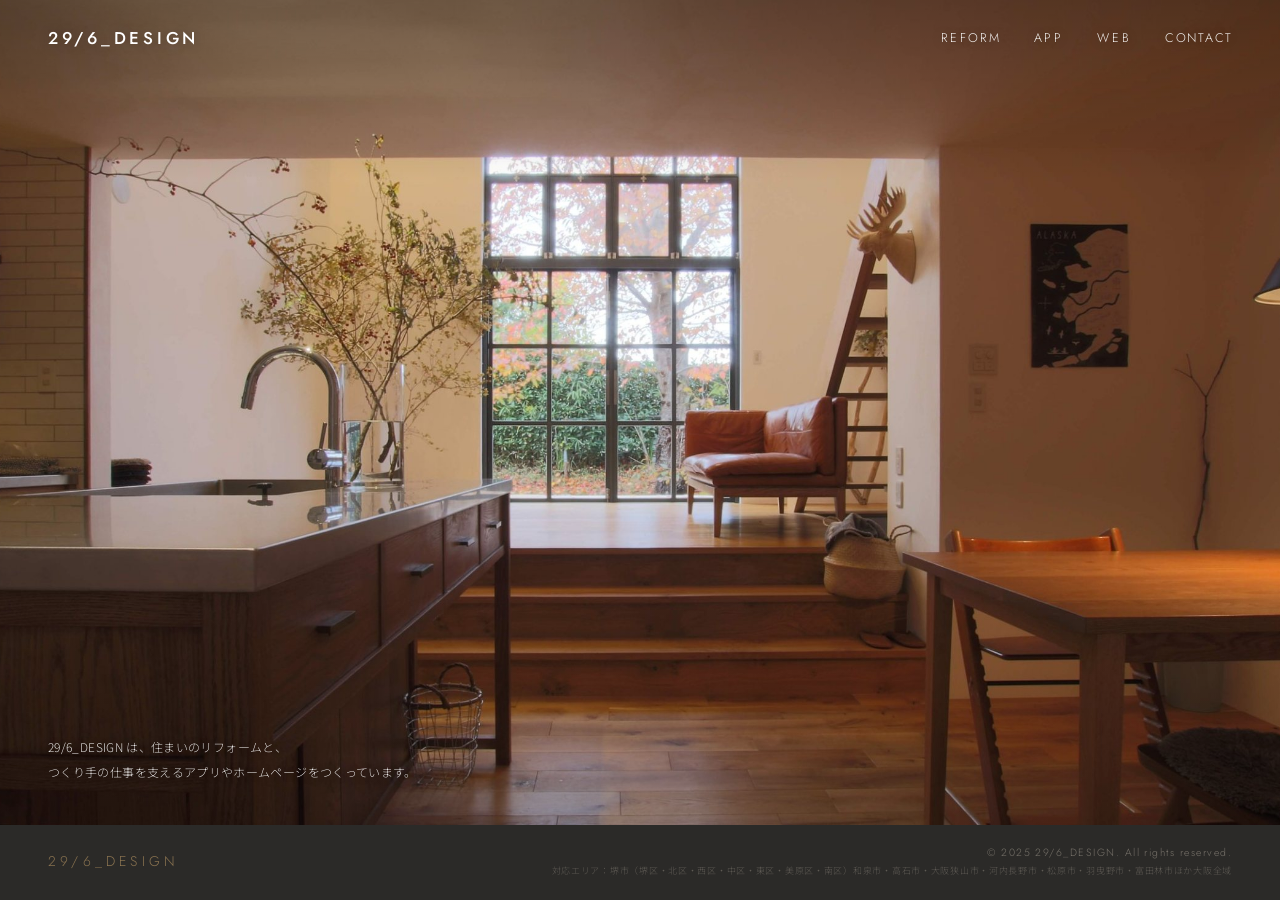
<file: index.html>
<!DOCTYPE html>
<html lang="ja">
<head>
<!-- Google tag (gtag.js) -->
<script async src="https://www.googletagmanager.com/gtag/js?id=G-5V5TP67MFL"></script>
<script>
  window.dataLayer = window.dataLayer || [];
  function gtag(){dataLayer.push(arguments);}
  gtag('js', new Date());
  gtag('config', 'G-5V5TP67MFL');
</script>
<meta charset="utf-8">
<meta name="viewport" content="width=device-width, initial-scale=1">
<title>29/6_DESIGN</title>
<meta name="description" content="堺市を中心に、住まいや店舗のリフォーム工事と、建設現場の書類をスマホで作れるアプリ、職人さんのホームページ制作をしています。">
<link rel="icon" href="favicon.ico" sizes="any">
<link rel="icon" type="image/png" href="img/favicon-32.png" sizes="32x32">
<link rel="preconnect" href="https://fonts.googleapis.com">
<link rel="preconnect" href="https://fonts.gstatic.com" crossorigin>
<link href="https://fonts.googleapis.com/css2?family=Jost:wght@300;400;500&family=Noto+Sans+JP:wght@200;300;400;500&family=Zen+Old+Mincho:wght@500&display=swap" rel="stylesheet">
<style>
:root{
  /* 写真の白壁と床のオーク色。余白を大きく取り、文字は小さく静かに置く */
  --wall:#f5f2ec;
  --ink:#24201b;
  --mute:#857c70;
  --line:#ddd6ca;
  --oak:#9a6a3c;
  --latin:'Jost','Helvetica Neue',sans-serif;
  --jp:'Noto Sans JP','Hiragino Sans',sans-serif;
  --mincho:'Zen Old Mincho','Hiragino Mincho ProN',serif;
  color-scheme:light;
}
*{box-sizing:border-box}
html,body{margin:0;height:100%}
body{display:flex;flex-direction:column;min-height:100%;background:#2b2a28;color:var(--ink);font-family:var(--jp);font-weight:300;-webkit-text-size-adjust:100%}
a{color:inherit;text-decoration:none}
a:focus-visible{outline:1px solid var(--oak);outline-offset:4px}

header{position:absolute;top:0;left:0;right:0;z-index:3;display:flex;justify-content:space-between;align-items:center;padding:26px clamp(18px,4vw,48px)}
.logo img{display:block;height:54px;width:auto;filter:drop-shadow(0 1px 8px rgba(0,0,0,.35))}
@media (max-width:560px){.logo img{height:40px}}
.logo{display:flex;align-items:center;gap:12px;font-family:var(--latin);font-weight:500;font-size:17px;letter-spacing:.22em;color:#fff;text-shadow:0 1px 12px rgba(0,0,0,.25)}
nav{display:flex;gap:clamp(16px,2.6vw,34px);font-family:var(--latin);font-weight:300;font-size:12.5px;letter-spacing:.22em;color:#fff;text-shadow:0 1px 12px rgba(0,0,0,.25)}
nav a{display:inline-block;opacity:.92;transform-origin:50% 60%;text-shadow:0 1px 12px rgba(0,0,0,.25);transition:transform .35s cubic-bezier(.2,.7,.2,1),text-shadow .35s ease,opacity .35s ease}

@media (prefers-reduced-motion:reduce){nav a{transition:none}nav a:hover,nav a:focus-visible{transform:none}}
nav a.ct{letter-spacing:.14em;margin-right:-.08em;position:relative}

.tx{display:inline-block;transition:opacity .3s ease,transform .35s ease}

.lm{position:absolute;left:50%;top:50%;color:#06C755;opacity:0;transform:translate(-50%,-30%) scale(.8);transition:opacity .35s ease .05s,transform .45s cubic-bezier(.2,.8,.2,1.2) .05s;filter:drop-shadow(0 6px 6px rgba(0,0,0,.5)) drop-shadow(0 10px 16px rgba(0,0,0,.3));pointer-events:none}
.lm svg{display:block}

@media (hover:hover){nav a:hover,nav a:focus-visible{opacity:1;transform:translateY(-4px) scale(1.12);text-shadow:0 7px 6px rgba(0,0,0,.85),0 10px 18px rgba(0,0,0,.6)}nav a.ct:hover,nav a.ct:focus-visible{transform:none;text-shadow:0 1px 12px rgba(0,0,0,.25)}nav a.ct:hover .tx,nav a.ct:focus-visible .tx{opacity:0;transform:translateY(-6px)}nav a.ct:hover .lm,nav a.ct:focus-visible .lm{opacity:1;transform:translate(-50%,-50%) scale(1);animation:lmfloat 2.4s ease-in-out .5s infinite}}
@keyframes lmfloat{0%,100%{transform:translate(-50%,-50%)}50%{transform:translate(-50%,calc(-50% - 4px))}}
@media (prefers-reduced-motion:reduce){.lm,.tx{transition:opacity .2s}nav a.ct:hover .lm{animation:none;transform:translate(-50%,-50%)}nav a.ct:hover .tx{transform:none}}
nav a.rf{letter-spacing:.17em;margin-right:-.05em}

@media (max-width:560px){header{flex-wrap:wrap;row-gap:4px}nav{width:100%;justify-content:space-between;gap:0;font-size:11.5px}nav a{padding:12px 0}}

.hero{position:relative;flex:1 0 auto;min-height:420px;overflow:hidden;background:#3a3028}
.hero .lead{position:absolute;left:clamp(18px,4vw,48px);bottom:clamp(22px,4vw,40px);z-index:2;margin:0;color:#fff;font-size:12px;font-weight:200;line-height:2.1;letter-spacing:.03em;text-shadow:0 1px 10px rgba(0,0,0,.45)}
@media (max-width:560px){.hero .lead{font-size:10.5px;right:18px}}
@media (max-width:760px) and (orientation:portrait){.hero .lead{bottom:14px}}
.hero img{position:absolute;inset:0;width:100%;height:100%;object-fit:cover;object-position:50% 55%}
@media (max-width:760px) and (max-aspect-ratio:14/25){.hero img{object-position:50% 8%}}
.hero::after{content:"";position:absolute;inset:0;background:linear-gradient(180deg,rgba(0,0,0,.28) 0%,rgba(0,0,0,0) 22%,rgba(0,0,0,0) 70%,rgba(0,0,0,.18) 100%)}
.hero .scroll{position:absolute;left:clamp(18px,4vw,48px);bottom:22px;z-index:2;font-family:var(--latin);font-size:11px;letter-spacing:.24em;color:rgba(255,255,255,.85)}


.svc{max-width:1080px;margin:0 auto;padding:0 clamp(18px,4vw,48px) clamp(80px,10vw,130px);display:grid;grid-template-columns:repeat(3,1fr);border-top:1px solid var(--line)}
.svc a{display:block;padding:34px 28px 36px 0;border-right:1px solid var(--line);margin-right:28px;transition:color .2s}
.svc a:last-child{border-right:0;margin-right:0}
.svc .n{font-family:var(--latin);font-size:11px;letter-spacing:.24em;color:var(--mute)}
.svc .en{display:block;font-family:var(--latin);font-weight:400;font-size:26px;letter-spacing:.08em;margin:18px 0 8px}
.svc .jp{display:block;font-size:13.5px;line-height:2;color:var(--mute);letter-spacing:.05em}
.svc .ar{display:inline-block;margin-top:18px;font-family:var(--latin);font-size:11px;letter-spacing:.2em;border-bottom:1px solid var(--ink);padding-bottom:3px}
.svc a:hover .en{color:var(--oak)}
.svc a:hover .ar{color:var(--oak);border-color:var(--oak)}
@media (max-width:760px){.svc{grid-template-columns:1fr}.svc a{border-right:0;margin-right:0;border-bottom:1px solid var(--line);padding:28px 0}}
@media (prefers-reduced-motion:reduce){.svc a{transition:none}}

footer{background:#2b2a28;color:#77726a;padding:20px clamp(18px,4vw,48px) 22px;display:flex;justify-content:space-between;align-items:center;flex-wrap:wrap;gap:20px}
.flogo img{height:32px;width:auto;opacity:.85}
.flogo{display:flex;align-items:center;gap:10px;font-family:var(--latin);font-weight:300;font-size:14px;letter-spacing:.3em;color:#8a7350}
.fr{text-align:right;display:grid;gap:4px}
.fr span{font-family:var(--latin);font-size:10.5px;letter-spacing:.14em}
.fr small{font-size:9px;letter-spacing:.08em;color:#5e5a54;line-height:1.6}
@media (max-width:560px){
  footer{padding:6px 18px 8px;gap:0;border-top:1px solid #34332f}
  .flogo{display:none}
  .fr{text-align:left;gap:1px}
  .fr span{font-size:6.5px;letter-spacing:.12em}
  .fr small{font-size:6px;letter-spacing:.03em;line-height:1.45;color:#55514b}
}
</style>
</head>
<body>
<header>
  <a class="logo" href="index.html">29/6_DESIGN</a>
  <nav aria-label="メニュー">
    <a class="rf" href="reform.html">REFORM</a>
    <a href="app.html">APP</a>
    <a href="web.html">WEB</a>
    <a class="ct" href="contact.html"><span class="tx">CONTACT</span><span class="lm" aria-hidden="true"><svg viewBox="0 0 48 44" width="34" height="31"><path d="M24 3C12.4 3 3 10.6 3 20c0 8.4 7.5 15.4 17.6 16.8.7.2 1.6.5 1.8 1.1.2.5.1 1.3.1 1.8l-.3 1.8c-.1.5-.4 2 1.8 1.1 2.2-.9 11.8-7 16.1-11.9C43.3 27.4 45 23.9 45 20 45 10.6 35.6 3 24 3z" fill="#06C755"/><text x="24" y="24.5" text-anchor="middle" font-family="Jost,Helvetica,Arial,sans-serif" font-size="11" font-weight="600" letter-spacing=".5" fill="#fff">LINE</text></svg></span></a>
  </nav>
</header>

<div class="hero">
  <picture>
    <source media="(max-width:760px) and (max-aspect-ratio:14/25)" srcset="img/hero-tall.jpg">
    <img src="img/hero.jpg" srcset="img/hero-s.jpg 1200w, img/hero.jpg 2400w" sizes="100vw" alt="大きな格子窓から紅葉の庭が見える、オークの床と白い塗り壁のリビングダイニング">
  </picture>
  <p class="lead">29/6_DESIGN は、住まいのリフォームと、<br>つくり手の仕事を支えるアプリやホームページをつくっています。</p>
</div>
<footer>
  <span class="flogo">29/6_DESIGN</span>
  <div class="fr">
    <span>© 2025 29/6_DESIGN. All rights reserved.</span>
    <small>対応エリア：堺市（堺区・北区・西区・中区・東区・美原区・南区）和泉市・高石市・大阪狭山市・河内長野市・松原市・羽曳野市・富田林市ほか大阪全域</small>
  </div>
</footer>
<script>
/* スマホなど縦長の画面では、窓（写真の左から39.5%〜）を最優先で全部入れ、そのうえで鹿の飾り（〜69.3%）が入る位置に写真を寄せる */
(function(){
  var img=document.querySelector('.hero img'),RIGHT=0.693,PAD=0.008,WINL=0.395,AR=2528/1408;
  function fit(){
    var w=img.clientWidth,h=img.clientHeight;if(!w||!h)return;
    if(/hero-tall/.test(img.currentSrc||'')){img.style.objectPosition='';return;}
    if(w/h>=AR){img.style.objectPosition='';return;}
    var vis=(w/h)/AR,x0=Math.max(0.5*(1-vis),RIGHT+PAD-vis);x0=Math.min(x0,WINL-PAD,1-vis);
    img.style.objectPosition=(x0/(1-vis)*100).toFixed(2)+'% 55%';
  }
  fit();window.addEventListener('resize',fit);img.addEventListener('load',fit);
})();
</script>
</body>
</html>
</file>
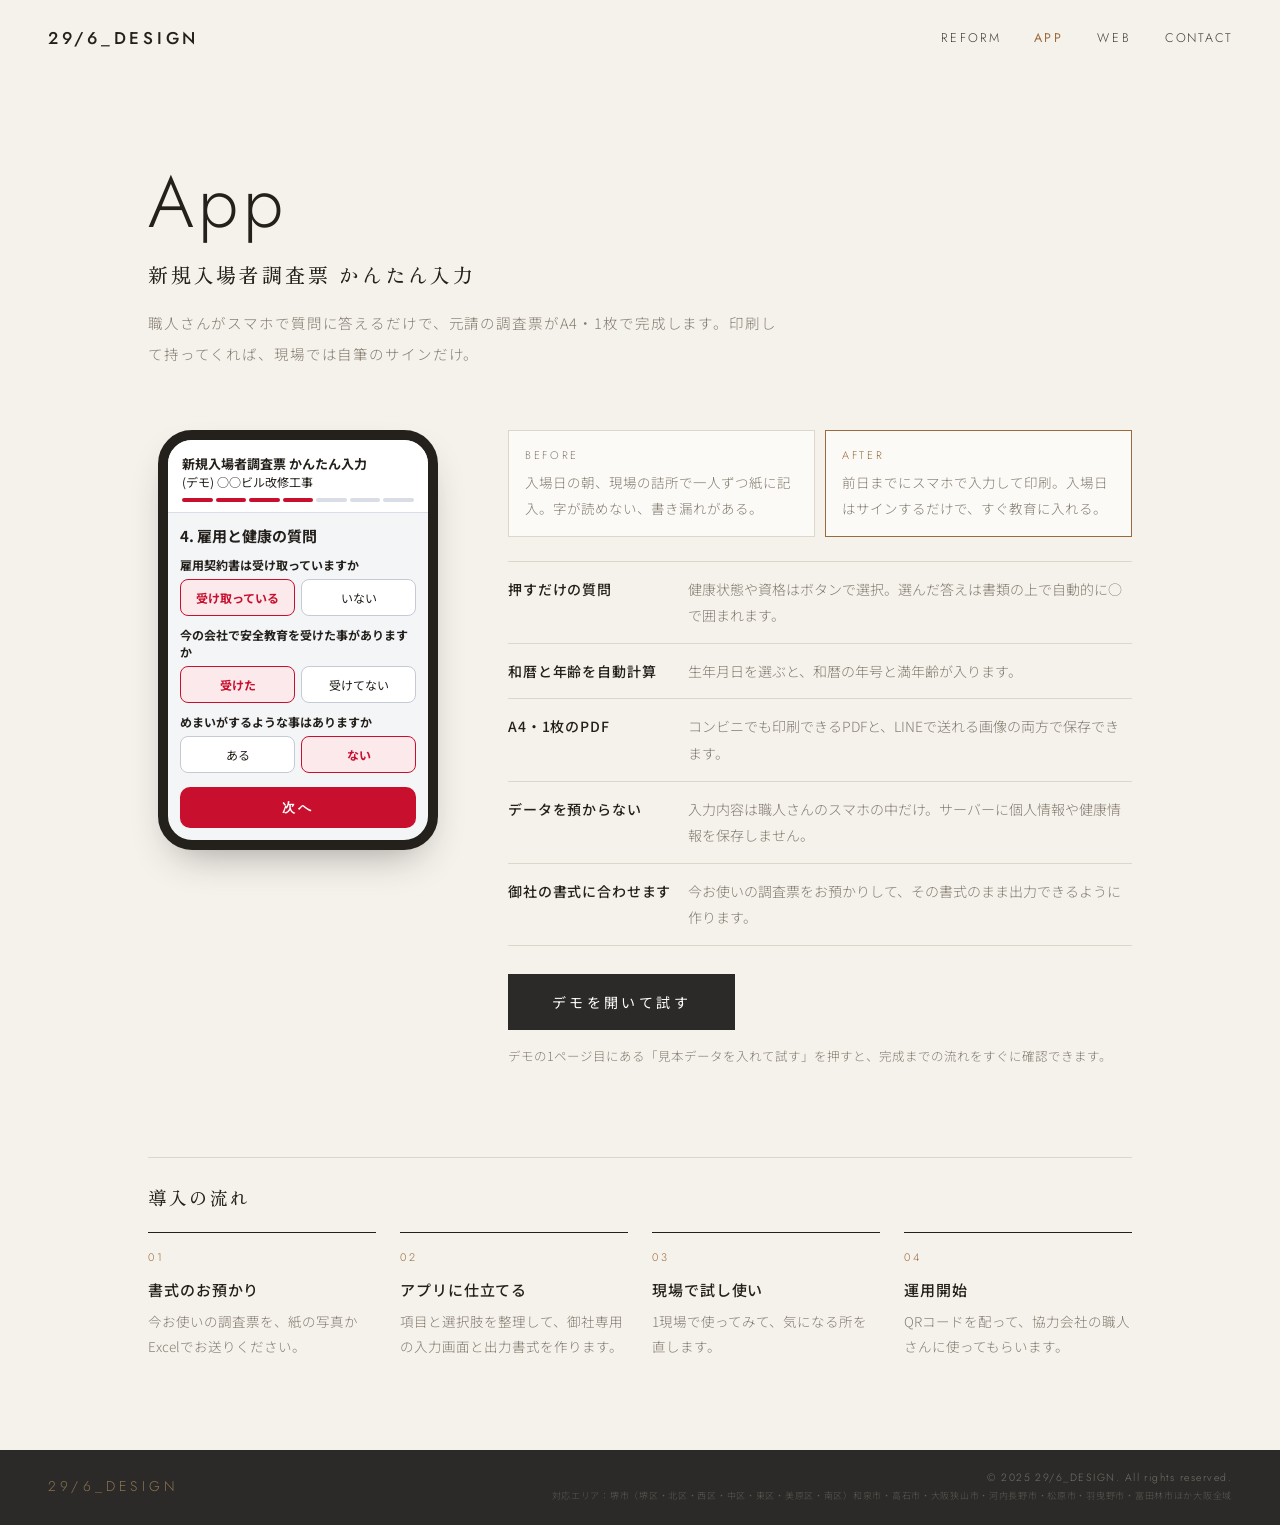
<file: app.html>
<!DOCTYPE html>
<html lang="ja">
<head>
<!-- Google tag (gtag.js) -->
<script async src="https://www.googletagmanager.com/gtag/js?id=G-5V5TP67MFL"></script>
<script>
  window.dataLayer = window.dataLayer || [];
  function gtag(){dataLayer.push(arguments);}
  gtag('js', new Date());
  gtag('config', 'G-5V5TP67MFL');
</script>
<meta charset="utf-8">
<meta name="viewport" content="width=device-width, initial-scale=1">
<title>29/6_DESIGN アプリ</title>
<meta name="description" content="職人さんがスマホで質問に答えるだけで、元請の新規入場者調査票がA4・1枚で完成するアプリです。御社の書式に合わせて作ります。">
<link rel="icon" href="favicon.ico" sizes="any">
<link rel="icon" type="image/png" href="img/favicon-32.png" sizes="32x32">
<link rel="preconnect" href="https://fonts.googleapis.com">
<link rel="preconnect" href="https://fonts.gstatic.com" crossorigin>
<link href="https://fonts.googleapis.com/css2?family=Jost:wght@300;400;500&family=Noto+Sans+JP:wght@300;400;500&family=Zen+Old+Mincho:wght@500&display=swap" rel="stylesheet">
<link rel="stylesheet" href="css/site.css">
</head>
<body class="sub">
<header>
  <a class="logo" href="index.html">29/6_DESIGN</a>
  <nav aria-label="メニュー">
    <a class="rf" href="reform.html">REFORM</a>
    <a class="on" href="app.html" aria-current="page">APP</a>
    <a href="web.html">WEB</a>
    <a class="ct" href="contact.html"><span class="tx">CONTACT</span><span class="lm" aria-hidden="true"><svg viewBox="0 0 48 44" width="34" height="31"><path d="M24 3C12.4 3 3 10.6 3 20c0 8.4 7.5 15.4 17.6 16.8.7.2 1.6.5 1.8 1.1.2.5.1 1.3.1 1.8l-.3 1.8c-.1.5-.4 2 1.8 1.1 2.2-.9 11.8-7 16.1-11.9C43.3 27.4 45 23.9 45 20 45 10.6 35.6 3 24 3z" fill="#06C755"/><text x="24" y="24.5" text-anchor="middle" font-family="Jost,Helvetica,Arial,sans-serif" font-size="11" font-weight="600" letter-spacing=".5" fill="#fff">LINE</text></svg></span></a>
  </nav>
</header>
<main>
<div class="ph">
  <span class="en">App</span>
  <h1>新規入場者調査票 かんたん入力</h1>
  <p>職人さんがスマホで質問に答えるだけで、<br class="sp">元請の調査票がA4・1枚で完成します。<br class="sp">印刷して持ってくれば、現場では自筆のサインだけ。</p>
</div>
<section class="blk">
  <div class="appw">
    <div class="phone" aria-hidden="true">
      <div class="pt"><b>新規入場者調査票 かんたん入力</b>(デモ) ○○ビル改修工事<div class="bar"><i class="on"></i><i class="on"></i><i class="on"></i><i class="on"></i><i></i><i></i><i></i></div></div>
      <div class="pb">
        <div class="ps">4. 雇用と健康の質問</div>
        <div class="q">雇用契約書は受け取っていますか</div>
        <div class="ch"><span class="sel">受け取っている</span><span>いない</span></div>
        <div class="q">今の会社で安全教育を受けた事がありますか</div>
        <div class="ch"><span class="sel">受けた</span><span>受けてない</span></div>
        <div class="q">めまいがするような事はありますか</div>
        <div class="ch"><span>ある</span><span class="sel">ない</span></div>
        <div class="go">次へ</div>
      </div>
    </div>
    <div>
      <div class="ba">
        <div><span>Before</span>入場日の朝、現場の詰所で一人ずつ紙に記入。字が読めない、書き漏れがある。</div>
        <div class="af"><span>After</span>前日までにスマホで入力して印刷。入場日はサインするだけで、すぐ教育に入れる。</div>
      </div>
      <dl class="pts">
        <dt>押すだけの質問</dt><dd>健康状態や資格はボタンで選択。選んだ答えは書類の上で自動的に○で囲まれます。</dd>
        <dt>和暦と年齢を自動計算</dt><dd>生年月日を選ぶと、和暦の年号と満年齢が入ります。</dd>
        <dt>A4・1枚のPDF</dt><dd>コンビニでも印刷できるPDFと、LINEで送れる画像の両方で保存できます。</dd>
        <dt>データを預からない</dt><dd>入力内容は職人さんのスマホの中だけ。サーバーに個人情報や健康情報を保存しません。</dd>
        <dt>御社の書式に合わせます</dt><dd>今お使いの調査票をお預かりして、その書式のまま出力できるように作ります。</dd>
      </dl>
      <a class="btn" href="demo.html">デモを開いて試す</a>
      <p class="note">デモの1ページ目にある「見本データを入れて試す」を押すと、完成までの流れをすぐに確認できます。</p>
    </div>
  </div>
</section>
<section class="blk">
  <h2 class="bh">導入の流れ</h2>
  <ol class="flow">
    <li><b>書式のお預かり</b>今お使いの調査票を、紙の写真かExcelでお送りください。</li>
    <li><b>アプリに仕立てる</b>項目と選択肢を整理して、御社専用の入力画面と出力書式を作ります。</li>
    <li><b>現場で試し使い</b>1現場で使ってみて、気になる所を直します。</li>
    <li><b>運用開始</b>QRコードを配って、協力会社の職人さんに使ってもらいます。</li>
  </ol>
</section>
</main>
<footer>
  <span class="flogo">29/6_DESIGN</span>
  <div class="fr">
    <span>© 2025 29/6_DESIGN. All rights reserved.</span>
    <small>対応エリア：堺市（堺区・北区・西区・中区・東区・美原区・南区）和泉市・高石市・大阪狭山市・河内長野市・松原市・羽曳野市・富田林市ほか大阪全域</small>
  </div>
</footer>
</body>
</html>
</file>
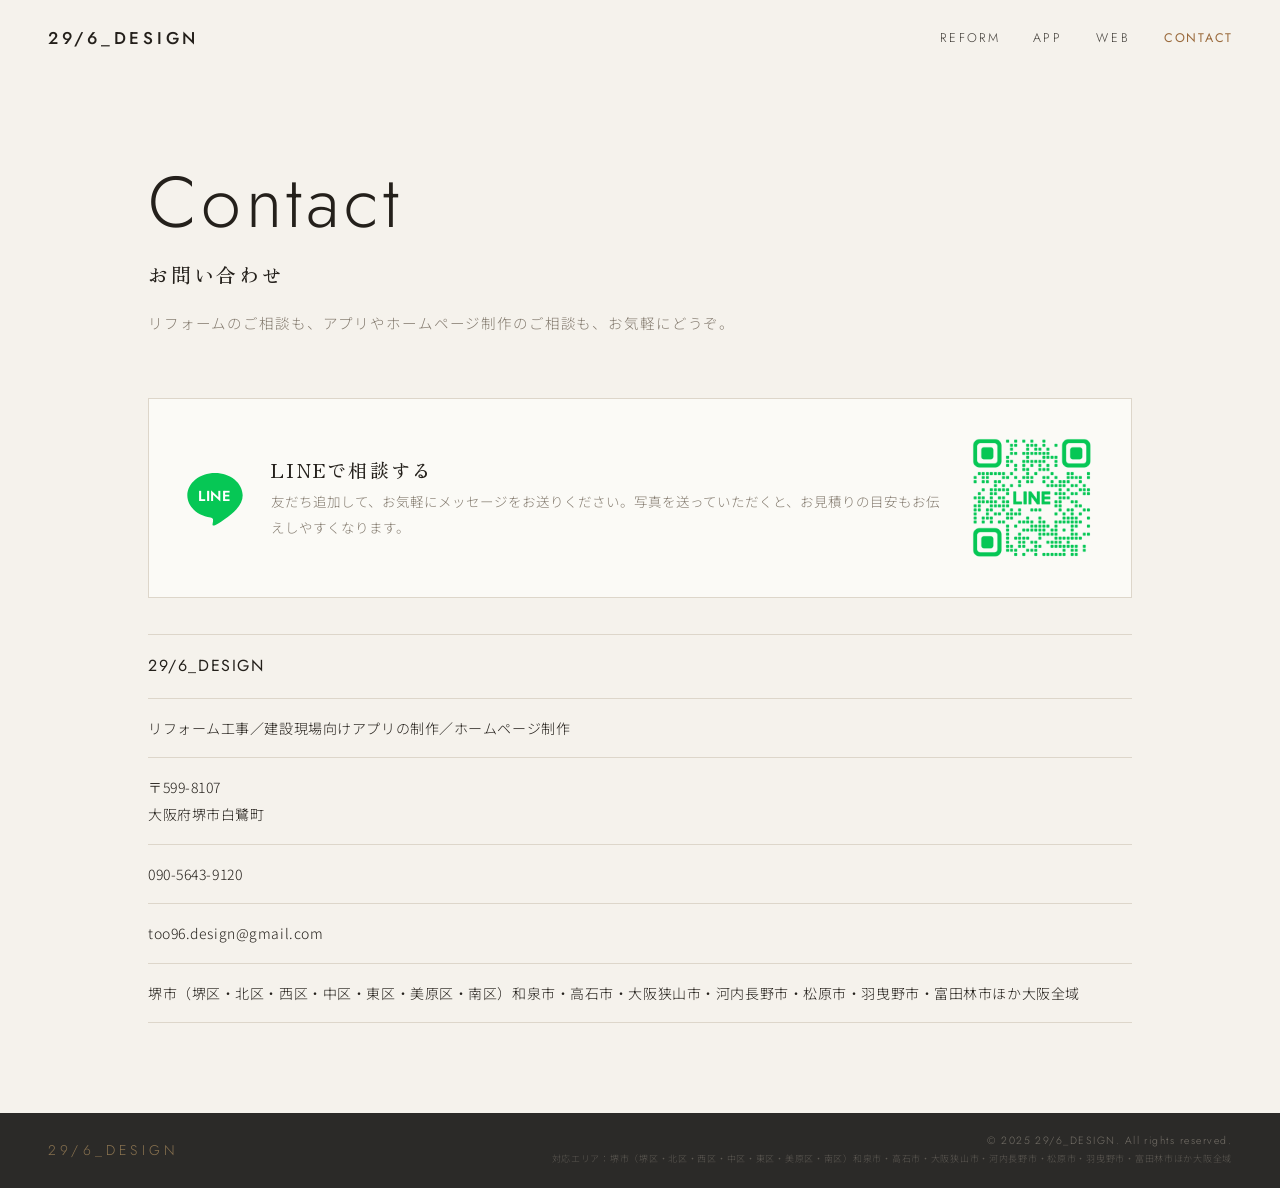
<file: contact.html>
<!DOCTYPE html>
<html lang="ja">
<head>
<!-- Google tag (gtag.js) -->
<script async src="https://www.googletagmanager.com/gtag/js?id=G-5V5TP67MFL"></script>
<script>
  window.dataLayer = window.dataLayer || [];
  function gtag(){dataLayer.push(arguments);}
  gtag('js', new Date());
  gtag('config', 'G-5V5TP67MFL');
</script>
<meta charset="utf-8">
<meta name="viewport" content="width=device-width, initial-scale=1">
<title>29/6_DESIGN お問い合わせ</title>
<meta name="description" content="リフォーム工事、アプリ、ホームページ制作のご相談はこちらから。堺市を中心に大阪全域に対応しています。">
<link rel="icon" href="favicon.ico" sizes="any">
<link rel="icon" type="image/png" href="img/favicon-32.png" sizes="32x32">
<link rel="preconnect" href="https://fonts.googleapis.com">
<link rel="preconnect" href="https://fonts.gstatic.com" crossorigin>
<link href="https://fonts.googleapis.com/css2?family=Jost:wght@300;400;500&family=Noto+Sans+JP:wght@300;400;500&family=Zen+Old+Mincho:wght@500&display=swap" rel="stylesheet">
<link rel="stylesheet" href="css/site.css">
</head>
<body class="sub">
<header>
  <a class="logo" href="index.html">29/6_DESIGN</a>
  <nav aria-label="メニュー">
    <a class="rf" href="reform.html">REFORM</a>
    <a href="app.html">APP</a>
    <a href="web.html">WEB</a>
    <a class="ct on" href="contact.html" aria-current="page"><span class="tx">CONTACT</span><span class="lm" aria-hidden="true"><svg viewBox="0 0 48 44" width="34" height="31"><path d="M24 3C12.4 3 3 10.6 3 20c0 8.4 7.5 15.4 17.6 16.8.7.2 1.6.5 1.8 1.1.2.5.1 1.3.1 1.8l-.3 1.8c-.1.5-.4 2 1.8 1.1 2.2-.9 11.8-7 16.1-11.9C43.3 27.4 45 23.9 45 20 45 10.6 35.6 3 24 3z" fill="#06C755"/><text x="24" y="24.5" text-anchor="middle" font-family="Jost,Helvetica,Arial,sans-serif" font-size="11" font-weight="600" letter-spacing=".5" fill="#fff">LINE</text></svg></span></a>
  </nav>
</header>
<main>
<div class="ph">
  <span class="en">Contact</span>
  <h1>お問い合わせ</h1>
  <p>リフォームのご相談も、<br class="sp">アプリやホームページ制作のご相談も、<br class="sp">お気軽にどうぞ。</p>
</div>
<section class="blk">
  <div class="linebox">
    <span class="lic"><svg viewBox="0 0 48 44" width="64" height="58"><path d="M24 3C12.4 3 3 10.6 3 20c0 8.4 7.5 15.4 17.6 16.8.7.2 1.6.5 1.8 1.1.2.5.1 1.3.1 1.8l-.3 1.8c-.1.5-.4 2 1.8 1.1 2.2-.9 11.8-7 16.1-11.9C43.3 27.4 45 23.9 45 20 45 10.6 35.6 3 24 3z" fill="#06C755"/><text x="24" y="24.5" text-anchor="middle" font-family="Jost,Helvetica,Arial,sans-serif" font-size="11" font-weight="600" letter-spacing=".5" fill="#fff">LINE</text></svg></span>
    <div>
      <h2>LINEで相談する</h2>
      <p>友だち追加して、お気軽にメッセージをお送りください。写真を送っていただくと、お見積りの目安もお伝えしやすくなります。</p>
      <a class="lgo" href="https://lin.ee/VunbqTcX" target="_blank" rel="noopener">友だち追加する</a>
    </div>
    <figure class="qr"><img src="img/line-qr.png" alt="公式LINEの友だち追加QRコード" width="130" height="130"></figure>
  </div>
  <ul class="info">
    <li class="nm">29/6_DESIGN</li>
    <li>リフォーム工事／建設現場向けアプリの制作<span class="pc">／</span><br class="sp">ホームページ制作</li>
    <li>〒599-8107<br>大阪府堺市白鷺町</li>
    <li><a href="tel:09056439120">090-5643-9120</a></li>
    <li><a href="mailto:too96.design@gmail.com">too96.design@gmail.com</a></li>
    <li>堺市（堺区・北区・西区・中区・東区・美原区・南区）和泉市・高石市・大阪狭山市・河内長野市・松原市・羽曳野市・富田林市ほか大阪全域</li>
  </ul>
</section>
</main>
<footer>
  <span class="flogo">29/6_DESIGN</span>
  <div class="fr">
    <span>© 2025 29/6_DESIGN. All rights reserved.</span>
    <small>対応エリア：堺市（堺区・北区・西区・中区・東区・美原区・南区）和泉市・高石市・大阪狭山市・河内長野市・松原市・羽曳野市・富田林市ほか大阪全域</small>
  </div>
</footer>
</body>
</html>
</file>
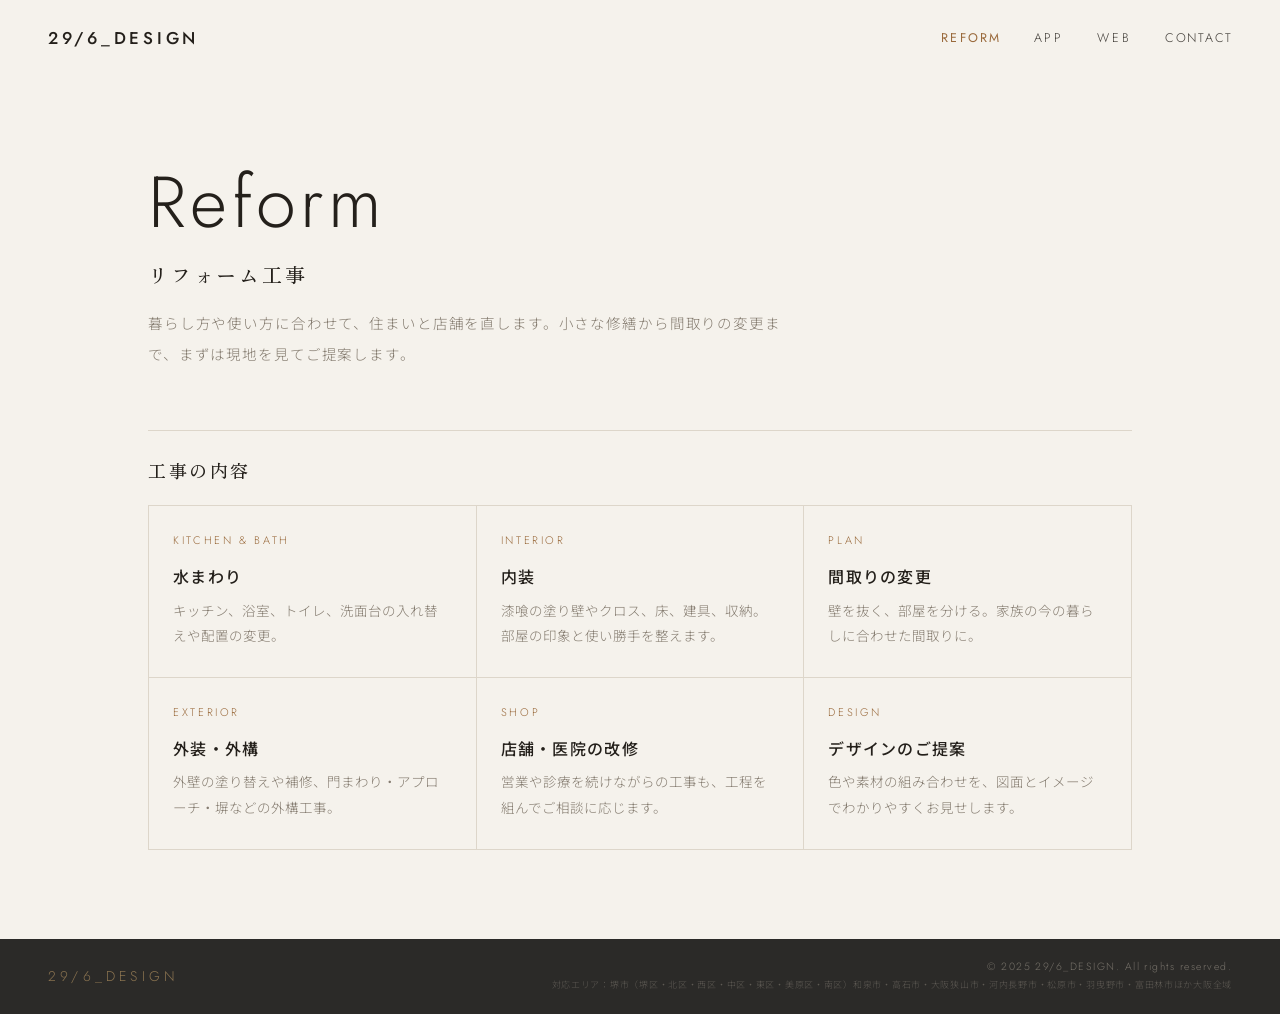
<file: reform.html>
<!DOCTYPE html>
<html lang="ja">
<head>
<!-- Google tag (gtag.js) -->
<script async src="https://www.googletagmanager.com/gtag/js?id=G-5V5TP67MFL"></script>
<script>
  window.dataLayer = window.dataLayer || [];
  function gtag(){dataLayer.push(arguments);}
  gtag('js', new Date());
  gtag('config', 'G-5V5TP67MFL');
</script>
<meta charset="utf-8">
<meta name="viewport" content="width=device-width, initial-scale=1">
<title>29/6_DESIGN リフォーム工事</title>
<meta name="description" content="堺市を中心に、住まいや店舗のリフォーム工事を承っています。小さな修繕から間取りの変更まで、まずは現地を見てご提案します。">
<link rel="icon" href="favicon.ico" sizes="any">
<link rel="icon" type="image/png" href="img/favicon-32.png" sizes="32x32">
<link rel="preconnect" href="https://fonts.googleapis.com">
<link rel="preconnect" href="https://fonts.gstatic.com" crossorigin>
<link href="https://fonts.googleapis.com/css2?family=Jost:wght@300;400;500&family=Noto+Sans+JP:wght@300;400;500&family=Zen+Old+Mincho:wght@500&display=swap" rel="stylesheet">
<link rel="stylesheet" href="css/site.css">
</head>
<body class="sub">
<header>
  <a class="logo" href="index.html">29/6_DESIGN</a>
  <nav aria-label="メニュー">
    <a class="rf on" href="reform.html" aria-current="page">REFORM</a>
    <a href="app.html">APP</a>
    <a href="web.html">WEB</a>
    <a class="ct" href="contact.html"><span class="tx">CONTACT</span><span class="lm" aria-hidden="true"><svg viewBox="0 0 48 44" width="34" height="31"><path d="M24 3C12.4 3 3 10.6 3 20c0 8.4 7.5 15.4 17.6 16.8.7.2 1.6.5 1.8 1.1.2.5.1 1.3.1 1.8l-.3 1.8c-.1.5-.4 2 1.8 1.1 2.2-.9 11.8-7 16.1-11.9C43.3 27.4 45 23.9 45 20 45 10.6 35.6 3 24 3z" fill="#06C755"/><text x="24" y="24.5" text-anchor="middle" font-family="Jost,Helvetica,Arial,sans-serif" font-size="11" font-weight="600" letter-spacing=".5" fill="#fff">LINE</text></svg></span></a>
  </nav>
</header>
<main>
<div class="ph">
  <span class="en">Reform</span>
  <h1>リフォーム工事</h1>
  <p>暮らし方や使い方に合わせて、住まいと店舗を直します。<br class="sp">小さな修繕から間取りの変更まで、<br class="sp">まずは現地を見てご提案します。</p>
</div>
<section class="blk">
  <h2 class="bh">工事の内容</h2>
  <ul class="grid">
    <li><span>Kitchen &amp; Bath</span><b>水まわり</b>キッチン、浴室、トイレ、洗面台の入れ替えや配置の変更。</li>
    <li><span>Interior</span><b>内装</b>漆喰の塗り壁やクロス、床、建具、収納。部屋の印象と使い勝手を整えます。</li>
    <li><span>Plan</span><b>間取りの変更</b>壁を抜く、部屋を分ける。家族の今の暮らしに合わせた間取りに。</li>
    <li><span>Exterior</span><b>外装・外構</b>外壁の塗り替えや補修、門まわり・アプローチ・塀などの外構工事。</li>
    <li><span>Shop</span><b>店舗・医院の改修</b>営業や診療を続けながらの工事も、工程を組んでご相談に応じます。</li>
    <li><span>Design</span><b>デザインのご提案</b>色や素材の組み合わせを、図面とイメージでわかりやすくお見せします。</li>
  </ul>
</section>
</main>
<footer>
  <span class="flogo">29/6_DESIGN</span>
  <div class="fr">
    <span>© 2025 29/6_DESIGN. All rights reserved.</span>
    <small>対応エリア：堺市（堺区・北区・西区・中区・東区・美原区・南区）和泉市・高石市・大阪狭山市・河内長野市・松原市・羽曳野市・富田林市ほか大阪全域</small>
  </div>
</footer>
</body>
</html>
</file>
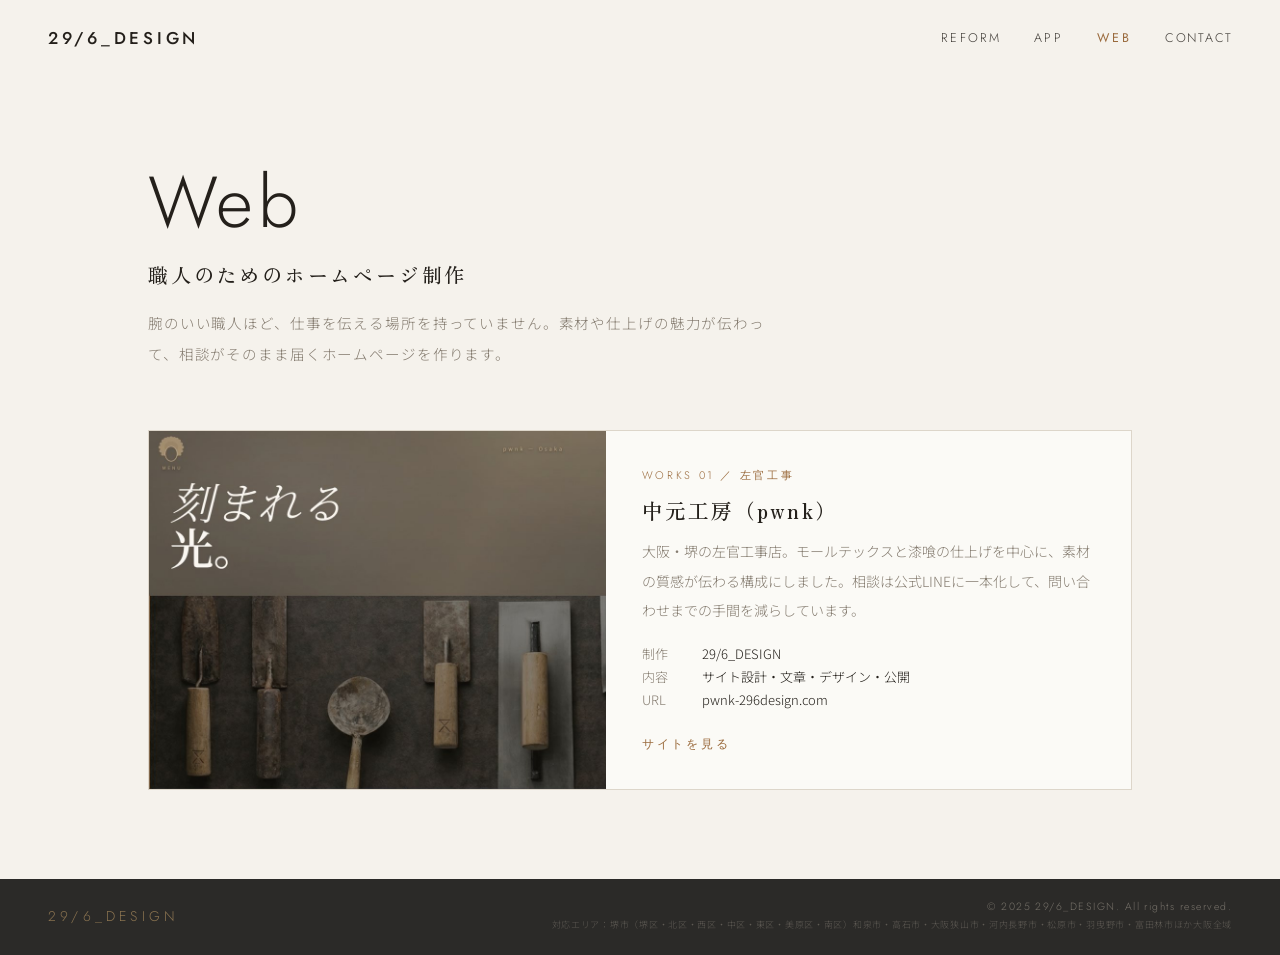
<file: web.html>
<!DOCTYPE html>
<html lang="ja">
<head>
<!-- Google tag (gtag.js) -->
<script async src="https://www.googletagmanager.com/gtag/js?id=G-5V5TP67MFL"></script>
<script>
  window.dataLayer = window.dataLayer || [];
  function gtag(){dataLayer.push(arguments);}
  gtag('js', new Date());
  gtag('config', 'G-5V5TP67MFL');
</script>
<meta charset="utf-8">
<meta name="viewport" content="width=device-width, initial-scale=1">
<title>29/6_DESIGN ホームページ制作</title>
<meta name="description" content="職人さんのためのホームページ制作。素材や仕上げの魅力が伝わり、相談がそのまま届くサイトを作ります。">
<link rel="icon" href="favicon.ico" sizes="any">
<link rel="icon" type="image/png" href="img/favicon-32.png" sizes="32x32">
<link rel="preconnect" href="https://fonts.googleapis.com">
<link rel="preconnect" href="https://fonts.gstatic.com" crossorigin>
<link href="https://fonts.googleapis.com/css2?family=Jost:wght@300;400;500&family=Noto+Sans+JP:wght@300;400;500&family=Zen+Old+Mincho:wght@500&display=swap" rel="stylesheet">
<link rel="stylesheet" href="css/site.css">
</head>
<body class="sub">
<header>
  <a class="logo" href="index.html">29/6_DESIGN</a>
  <nav aria-label="メニュー">
    <a class="rf" href="reform.html">REFORM</a>
    <a href="app.html">APP</a>
    <a class="on" href="web.html" aria-current="page">WEB</a>
    <a class="ct" href="contact.html"><span class="tx">CONTACT</span><span class="lm" aria-hidden="true"><svg viewBox="0 0 48 44" width="34" height="31"><path d="M24 3C12.4 3 3 10.6 3 20c0 8.4 7.5 15.4 17.6 16.8.7.2 1.6.5 1.8 1.1.2.5.1 1.3.1 1.8l-.3 1.8c-.1.5-.4 2 1.8 1.1 2.2-.9 11.8-7 16.1-11.9C43.3 27.4 45 23.9 45 20 45 10.6 35.6 3 24 3z" fill="#06C755"/><text x="24" y="24.5" text-anchor="middle" font-family="Jost,Helvetica,Arial,sans-serif" font-size="11" font-weight="600" letter-spacing=".5" fill="#fff">LINE</text></svg></span></a>
  </nav>
</header>
<main>
<div class="ph">
  <span class="en">Web</span>
  <h1>職人のためのホームページ制作</h1>
  <p>腕のいい職人ほど、仕事を伝える場所を持っていません。<br class="sp">素材や仕上げの魅力が伝わって、<br class="sp">相談がそのまま届くホームページを作ります。</p>
</div>
<section class="blk">
  <a class="work" href="https://pwnk-296design.com/index.html">
    <div class="wimg"><img src="img/works-pwnk.jpg" alt="中元工房（pwnk）のホームページのトップ画面。左官の鏝が並んだ写真に「刻まれる光。」の見出し"></div>
    <div class="wb">
      <span class="tag">Works 01 ／ 左官工事</span>
      <h3>中元工房（pwnk）</h3>
      <p>大阪・堺の左官工事店。モールテックスと漆喰の仕上げを中心に、素材の質感が伝わる構成にしました。相談は公式LINEに一本化して、問い合わせまでの手間を減らしています。</p>
      <dl class="meta"><dt>制作</dt><dd>29/6_DESIGN</dd><dt>内容</dt><dd>サイト設計・文章・デザイン・公開</dd><dt>URL</dt><dd>pwnk-296design.com</dd></dl>
      <span class="go">サイトを見る</span>
    </div>
  </a>
</section>
</main>
<footer>
  <span class="flogo">29/6_DESIGN</span>
  <div class="fr">
    <span>© 2025 29/6_DESIGN. All rights reserved.</span>
    <small>対応エリア：堺市（堺区・北区・西区・中区・東区・美原区・南区）和泉市・高石市・大阪狭山市・河内長野市・松原市・羽曳野市・富田林市ほか大阪全域</small>
  </div>
</footer>
</body>
</html>
</file>
<file: css/site.css>
:root{
  /* トップと同じ白壁とオーク。下層ページは写真なしで、文字と余白だけで組む */
  --wall:#f5f2ec;
  --paper:#fbfaf6;
  --ink:#24201b;
  --mute:#857c70;
  --line:#ddd6ca;
  --oak:#9a6a3c;
  --latin:'Jost','Helvetica Neue',sans-serif;
  --jp:'Noto Sans JP','Hiragino Sans',sans-serif;
  --mincho:'Zen Old Mincho','Hiragino Mincho ProN',serif;
  color-scheme:light;
}
*{box-sizing:border-box}
html,body{margin:0;height:100%}
body{display:flex;flex-direction:column;min-height:100%;background:var(--wall);color:var(--ink);font-family:var(--jp);font-weight:300;-webkit-text-size-adjust:100%}
main{flex:1 0 auto}
a{color:inherit;text-decoration:none}
a:focus-visible{outline:1px solid var(--oak);outline-offset:4px}

/* ---- header ---- */
header{display:flex;justify-content:space-between;align-items:center;padding:26px clamp(18px,4vw,48px)}
.logo img{display:block;height:44px;width:auto}
@media (max-width:560px){.logo img{height:34px}}
.logo{display:flex;align-items:center;gap:10px;font-family:var(--latin);font-weight:500;font-size:17px;letter-spacing:.22em;color:var(--ink)}
nav{display:flex;gap:clamp(16px,2.6vw,34px);font-family:var(--latin);font-weight:300;font-size:12.5px;letter-spacing:.22em;color:var(--ink)}
nav a{display:inline-block;opacity:.85;transform-origin:50% 60%;transition:transform .35s cubic-bezier(.2,.7,.2,1),text-shadow .35s ease,opacity .35s ease,color .35s ease}

nav a.on{opacity:1;color:var(--oak);font-weight:400}
nav a.rf{letter-spacing:.17em;margin-right:-.05em}
nav a.ct{letter-spacing:.14em;margin-right:-.08em;position:relative}

.tx{display:inline-block;transition:opacity .3s ease,transform .35s ease}

.lm{position:absolute;left:50%;top:50%;opacity:0;transform:translate(-50%,-30%) scale(.8);transition:opacity .35s ease .05s,transform .45s cubic-bezier(.2,.8,.2,1.2) .05s;filter:drop-shadow(0 6px 6px rgba(0,0,0,.25)) drop-shadow(0 10px 16px rgba(0,0,0,.15));pointer-events:none}
.lm svg{display:block}

@media (hover:hover){nav a:hover,nav a:focus-visible{opacity:1;transform:translateY(-4px) scale(1.12);text-shadow:0 7px 6px rgba(0,0,0,.28),0 10px 18px rgba(0,0,0,.18)}nav a.ct:hover,nav a.ct:focus-visible{transform:none;text-shadow:none}nav a.ct:hover .tx,nav a.ct:focus-visible .tx{opacity:0;transform:translateY(-6px)}nav a.ct:hover .lm,nav a.ct:focus-visible .lm{opacity:1;transform:translate(-50%,-50%) scale(1);animation:lmfloat 2.4s ease-in-out .5s infinite}}
@keyframes lmfloat{0%,100%{transform:translate(-50%,-50%)}50%{transform:translate(-50%,calc(-50% - 4px))}}
@media (prefers-reduced-motion:reduce){nav a,.lm,.tx{transition:opacity .2s}nav a:hover{transform:none}nav a.ct:hover .lm{animation:none;transform:translate(-50%,-50%)}nav a.ct:hover .tx{transform:none}}
@media (max-width:560px){header{flex-wrap:wrap;row-gap:4px}nav{width:100%;justify-content:space-between;gap:0;font-size:11.5px}nav a{padding:12px 0}}

/* ---- page head ---- */
.ph{max-width:1080px;margin:0 auto;padding:clamp(40px,7vw,90px) clamp(18px,4vw,48px) clamp(36px,5vw,60px)}
.ph .en{display:block;font-family:var(--latin);font-weight:300;font-size:clamp(40px,7vw,72px);letter-spacing:.06em;line-height:1;color:var(--ink)}
.ph h1{font-family:var(--mincho);font-weight:500;font-size:clamp(17px,2vw,20px);letter-spacing:.14em;margin:22px 0 0}
.ph p{margin:18px 0 0;font-size:14.5px;line-height:2.2;letter-spacing:.06em;color:var(--mute);max-width:44em;text-wrap:pretty}
.sp{display:none}
.nw{white-space:nowrap}
@media (max-width:560px){.sp{display:inline}.pc{display:none}}

/* ---- blocks ---- */
.blk{max-width:1080px;margin:0 auto;padding:0 clamp(18px,4vw,48px) clamp(56px,7vw,90px)}
.bh{font-family:var(--mincho);font-weight:500;font-size:18px;letter-spacing:.14em;margin:0 0 22px;padding-top:26px;border-top:1px solid var(--line)}
.tag{display:block;font-family:var(--latin);font-size:11px;letter-spacing:.24em;color:var(--oak);margin-bottom:12px;text-transform:uppercase}
.pts{margin:0;display:grid;grid-template-columns:180px 1fr;border-top:1px solid var(--line)}
.pts dt,.pts dd{padding:14px 0;border-bottom:1px solid var(--line);margin:0;font-size:14px;line-height:1.9}
.pts dt{font-weight:500;letter-spacing:.06em}
.pts dd{color:var(--mute)}
@media (max-width:560px){.pts{grid-template-columns:1fr}.pts dt{border-bottom:0;padding-bottom:0}.pts dd{padding-top:4px}}

/* reform */
.sk{display:grid;grid-template-columns:1fr 1.15fr;background:var(--paper);border:1px solid var(--line)}
.tex{min-height:340px;position:relative;background-color:#ece8df;background-image:url("data:image/svg+xml,%3Csvg xmlns='http://www.w3.org/2000/svg' width='600' height='400'%3E%3Cfilter id='n'%3E%3CfeTurbulence type='fractalNoise' baseFrequency='.012 .035' numOctaves='4' seed='7'/%3E%3CfeColorMatrix values='0 0 0 0 .55 0 0 0 0 .52 0 0 0 0 .47 0 0 0 .55 0'/%3E%3C/filter%3E%3Crect width='600' height='400' filter='url(%23n)'/%3E%3C/svg%3E");background-size:cover}
.tex::after{content:"";position:absolute;inset:0;background:linear-gradient(115deg,rgba(255,255,255,.55),rgba(255,255,255,0) 45%,rgba(0,0,0,.08))}
.skt{padding:clamp(24px,3vw,38px)}
.skt h2{font-family:var(--mincho);font-weight:500;font-size:clamp(17px,2.2vw,23px);text-wrap:balance;letter-spacing:.1em;margin:0 0 14px}
.skt>p{margin:0 0 20px;font-size:14px;line-height:2.1;color:var(--mute)}
@media (max-width:820px){.sk{grid-template-columns:1fr}.tex{min-height:200px}}
.grid{list-style:none;margin:0;padding:0;display:grid;grid-template-columns:repeat(3,1fr);gap:1px;background:var(--line);border:1px solid var(--line)}
.grid li{background:var(--wall);padding:24px 24px 28px;font-size:13.5px;line-height:1.9;color:var(--mute)}
.grid li span{display:block;font-family:var(--latin);font-size:11px;letter-spacing:.24em;color:var(--oak);text-transform:uppercase;margin-bottom:10px}
.grid li b{display:block;font-weight:500;color:var(--ink);font-size:16px;letter-spacing:.08em;margin-bottom:6px}
@media (max-width:820px){.grid{grid-template-columns:1fr 1fr}}
@media (max-width:480px){.grid{grid-template-columns:1fr}}

/* app */
.appw{display:grid;grid-template-columns:300px 1fr;gap:clamp(28px,5vw,60px);align-items:start}
@media (max-width:820px){.appw{grid-template-columns:1fr}}
@media (max-width:560px){.btn{display:block}}
.phone{width:280px;max-width:100%;margin:0 auto;border:10px solid #24201b;border-radius:34px;background:#f4f5f7;overflow:hidden;box-shadow:0 18px 40px -18px rgba(36,32,27,.45);font-family:var(--jp);font-weight:400}
.phone .pt{background:#fff;border-bottom:1px solid #d9dde5;padding:14px 14px 10px;font-size:12px}
.phone .pt b{display:block;font-size:13px;font-weight:700}
.phone .bar{display:flex;gap:3px;margin-top:8px}
.phone .bar i{flex:1;height:4px;border-radius:2px;background:#d9dde5}
.phone .bar i.on{background:#c8102e}
.phone .pb{padding:12px}
.phone .ps{font-weight:700;font-size:15px}
.phone .q{font-size:12px;font-weight:700;margin:10px 0 6px}
.phone .ch{display:flex;gap:6px}
.phone .ch span{flex:1;text-align:center;font-size:12px;padding:9px 4px;border:1.5px solid #c5cad4;border-radius:8px;background:#fff}
.phone .ch span.sel{border-color:#c8102e;background:#fbe9ec;color:#c8102e;font-weight:700}
.phone .go{margin-top:14px;background:#c8102e;color:#fff;text-align:center;font-weight:700;font-size:13px;padding:11px;border-radius:10px}
.ba{display:flex;flex-wrap:wrap;gap:10px;margin-bottom:24px;font-size:13.5px;line-height:1.9;color:var(--mute)}
.ba div{flex:1 1 220px;border:1px solid var(--line);background:var(--paper);padding:14px 16px}
.ba span{display:block;font-family:var(--latin);font-size:11px;letter-spacing:.24em;text-transform:uppercase;color:var(--mute);margin-bottom:4px}
.ba .af{border-color:var(--oak)}
.ba .af span{color:var(--oak)}
.btn{display:inline-block;text-align:center;margin-top:28px;background:#2b2a28;color:#fff;padding:18px 44px;font-size:14px;font-weight:400;letter-spacing:.24em;transition:background .3s ease,transform .3s ease,box-shadow .3s ease}
.btn:hover,.btn:focus-visible{background:#1a1917;transform:translateY(-2px);box-shadow:0 12px 24px -12px rgba(0,0,0,.5)}
.note{font-size:12.5px;color:var(--mute);margin:14px 0 0;line-height:1.9}
.flow{list-style:none;margin:0;padding:0;display:grid;grid-template-columns:repeat(4,1fr);gap:24px;counter-reset:f}
.flow li{font-size:13.5px;line-height:1.9;color:var(--mute);border-top:1px solid var(--ink);padding-top:14px}
.flow li::before{counter-increment:f;content:"0" counter(f);display:block;font-family:var(--latin);font-size:11px;letter-spacing:.24em;color:var(--oak);margin-bottom:8px}
.flow li b{display:block;font-weight:500;color:var(--ink);font-size:15px;letter-spacing:.06em;margin-bottom:4px}
@media (max-width:820px){.flow{grid-template-columns:1fr 1fr}}
@media (max-width:420px){.flow{grid-template-columns:1fr}}

/* web */
.work{display:grid;grid-template-columns:1fr 1.15fr;border:1px solid var(--line);background:var(--paper);transition:box-shadow .35s ease,transform .35s ease}
.work:hover{transform:translateY(-3px);box-shadow:0 18px 36px -20px rgba(0,0,0,.35)}
.wtex{min-height:300px;background:#2b2a27 url("data:image/svg+xml,%3Csvg xmlns='http://www.w3.org/2000/svg' width='600' height='400'%3E%3Cfilter id='n'%3E%3CfeTurbulence type='fractalNoise' baseFrequency='.02 .06' numOctaves='3' seed='3'/%3E%3CfeColorMatrix values='0 0 0 0 .8 0 0 0 0 .78 0 0 0 0 .72 0 0 0 .22 0'/%3E%3C/filter%3E%3Crect width='600' height='400' filter='url(%23n)'/%3E%3C/svg%3E") center/cover;display:flex;flex-direction:column;justify-content:center;padding:30px}
.wl{font-family:var(--latin);color:#d8d3c8;font-size:13px;letter-spacing:.24em}
.wc{font-family:var(--mincho);color:#f3efe6;font-size:28px;margin-top:10px;letter-spacing:.12em}
.wb{padding:clamp(24px,3vw,36px)}
.wb h3{font-family:var(--mincho);font-weight:500;font-size:21px;letter-spacing:.1em;margin:0 0 12px}
.wb p{margin:0 0 18px;font-size:14px;line-height:2.1;color:var(--mute)}
.meta{display:grid;grid-template-columns:60px 1fr;row-gap:4px;margin:0 0 20px;font-size:13px}
.meta dt{color:var(--mute)}.meta dd{margin:0}
.go{font-family:var(--latin);font-size:12px;letter-spacing:.24em;color:var(--oak)}
.wimg{position:relative;min-height:300px;background:#2b2a27;overflow:hidden}
.wimg img{position:absolute;inset:0;width:100%;height:100%;object-fit:cover;object-position:0% 50%;display:block;transition:transform .6s ease}
.work:hover .wimg img{transform:scale(1.03)}
@media (max-width:820px){.work{grid-template-columns:1fr}.wtex{min-height:180px}.wimg{min-height:0;aspect-ratio:2556/1186}.wimg img{object-position:50% 50%}}

/* contact */
.linebox{color:inherit;transition:box-shadow .3s ease,transform .3s ease;display:flex;align-items:center;gap:24px;background:var(--paper);border:1px solid var(--line);padding:clamp(22px,3vw,34px);margin-bottom:36px}
.lic svg{display:block}
.qr{margin:0 0 0 auto;text-align:center;flex:0 0 auto}
.qr img{display:block;width:130px;height:130px}
.qr figcaption{margin-top:6px;font-size:11px;color:var(--mute);letter-spacing:.04em}
@media (hover:none),(max-width:820px){.qr{display:none}}
.lgo{display:inline-block;margin-top:12px;background:#06C755;color:#fff;font-size:13px;font-weight:500;letter-spacing:.08em;padding:9px 20px;border-radius:999px}
.lgo:hover{opacity:.85}
@media (hover:hover) and (min-width:821px){.lgo{display:none}}
.linebox h2{font-family:var(--mincho);font-weight:500;font-size:19px;letter-spacing:.12em;margin:0 0 6px}
.linebox p{margin:0;font-size:13.5px;line-height:1.9;color:var(--mute)}
.info{list-style:none;margin:0;padding:0;border-top:1px solid var(--line)}
.info li{padding:16px 0;border-bottom:1px solid var(--line);font-size:14px;line-height:1.9;letter-spacing:.04em}
.info li.nm{font-family:var(--latin);font-weight:400;font-size:16px;letter-spacing:.1em}
@media (max-width:560px){.info li{font-size:12px;padding:13px 0;line-height:1.8}.info li.nm{font-size:13.5px}.linebox h2{font-size:16px}.linebox p{font-size:12px}}
.info .k{display:inline-block;min-width:3.6em;font-family:var(--latin);font-size:12px;letter-spacing:.16em;color:var(--mute)}
.info a{border-bottom:1px solid transparent;transition:border-color .3s ease,color .3s ease}
.info a:hover{color:var(--oak);border-color:var(--oak)}

/* ---- スマホ：本文はCONTACTの一覧と同じ12pxにそろえる ---- */
@media (max-width:560px){
  .ph p{font-size:12px;line-height:2;letter-spacing:.03em}
  .bh{font-size:15px}
  .skt h2{font-size:16px}
  .skt>p,.pts dt,.pts dd,.grid li,.ba,.flow li,.wb p,.meta,.linebox p{font-size:12px;line-height:1.8}
  .pts dt{font-weight:500}
  .grid li b,.flow li b{font-size:13.5px}
  .grid li{padding:18px 18px 20px}
  .wb h3{font-size:17px}
  .wc{font-size:22px}
  .note{font-size:11px}
  .btn{font-size:13px;padding:16px 20px}
  .phone{transform:scale(.9);transform-origin:50% 0;margin-bottom:-50px}
}

/* ---- footer ---- */
footer{background:#2b2a28;color:#77726a;padding:20px clamp(18px,4vw,48px) 22px;display:flex;justify-content:space-between;align-items:center;flex-wrap:wrap;gap:20px}
.flogo img{height:32px;width:auto;opacity:.85}
.flogo{display:flex;align-items:center;gap:10px;font-family:var(--latin);font-weight:300;font-size:14px;letter-spacing:.3em;color:#8a7350}
.fr{text-align:right;display:grid;gap:4px}
.fr span{font-family:var(--latin);font-size:10.5px;letter-spacing:.14em}
.fr small{font-size:9px;letter-spacing:.08em;color:#5e5a54;line-height:1.6}
@media (max-width:560px){footer{padding:6px 18px 8px;gap:0}.flogo{display:none}.fr{text-align:left;gap:1px}.fr span{font-size:6.5px;letter-spacing:.12em}.fr small{font-size:6px;letter-spacing:.03em;line-height:1.45}}
@media (prefers-reduced-motion:reduce){.btn,.work{transition:none}.btn:hover,.work:hover{transform:none}}
</file>
